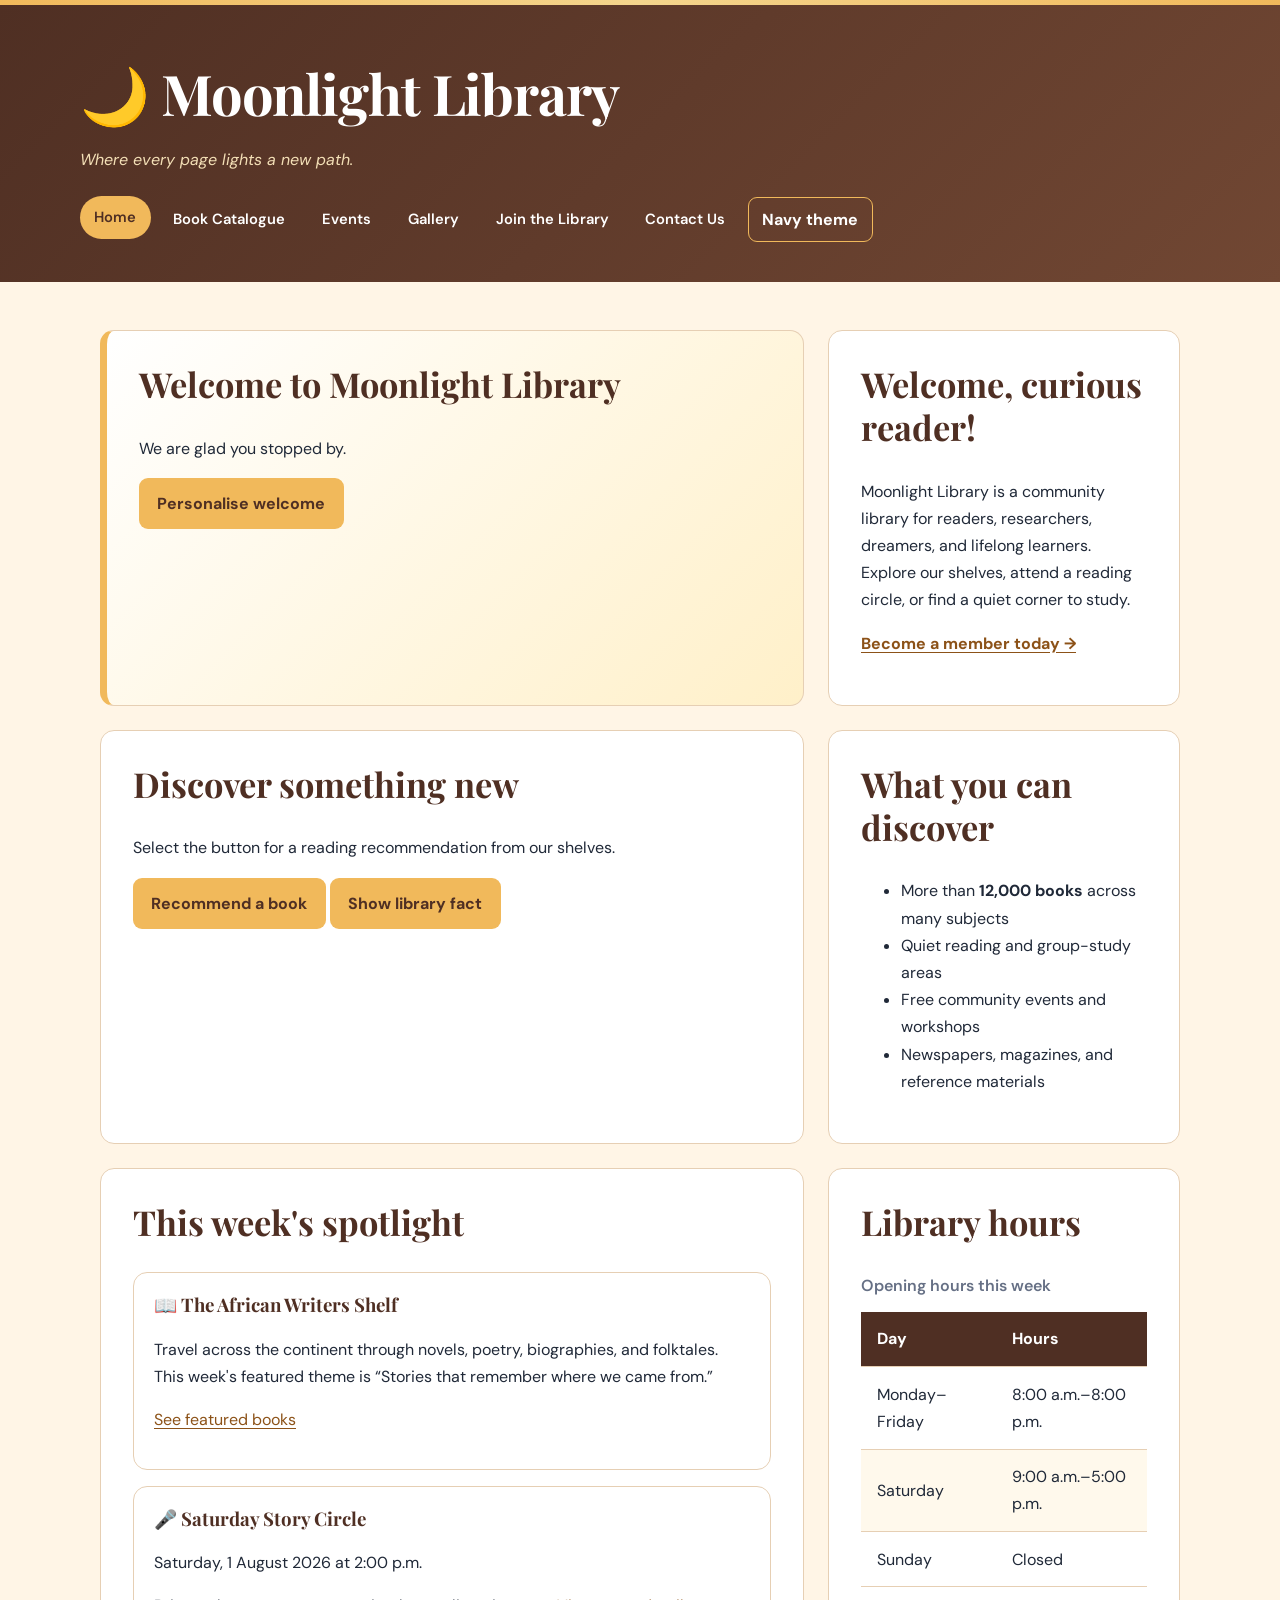
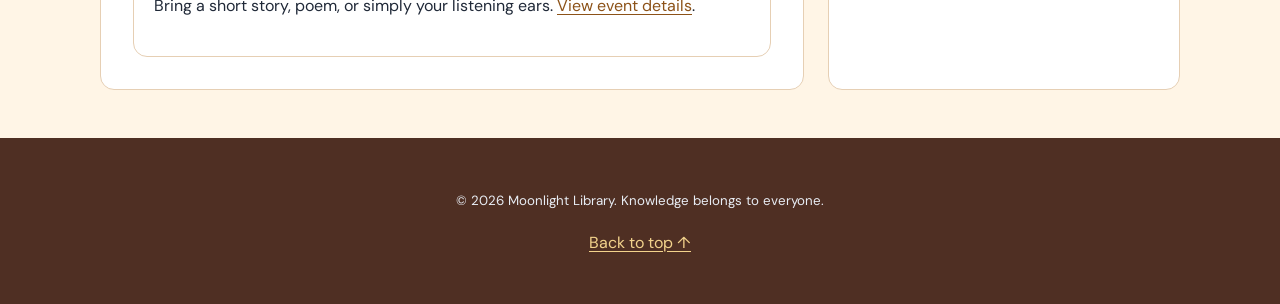
<file: index.html>
<!DOCTYPE html>
<html lang="en">
<head>
  <meta charset="UTF-8">
  <meta name="viewport" content="width=device-width, initial-scale=1.0">
  <meta name="description" content="Moonlight Library: books, study spaces, events, and community learning.">
  <link rel="stylesheet" href="csslab.css">
  <script src="script.js" defer></script>
  <title>Moonlight Library | Home</title>
</head>
<body>
  <header id="top">
    <h1>🌙 Moonlight Library</h1>
    <p><em>Where every page lights a new path.</em></p>
    <nav aria-label="Main navigation">
      <a href="index.html" aria-current="page">Home</a>
      <a href="catalogue.html">Book Catalogue</a>
      <a href="events.html">Events</a>
      <a href="gallery.html">Gallery</a>
      <a href="membership.html">Join the Library</a>
      <a href="contact.html">Contact Us</a>
    </nav>
    <hr>
  </header>

  <main>
    <section class="welcome-panel" aria-live="polite">
      <h2 id="welcome-message">Welcome to Moonlight Library</h2>
      <p id="welcome-note">We are glad you stopped by.</p>
      <button type="button" id="change-name">Personalise welcome</button>
    </section>

    <section>
      <h2>Welcome, curious reader!</h2>
      <p>Moonlight Library is a community library for readers, researchers, dreamers, and lifelong learners. Explore our shelves, attend a reading circle, or find a quiet corner to study.</p>
      <p><a href="membership.html"><strong>Become a member today →</strong></a></p>
    </section>

    <section>
      <h2>Discover something new</h2>
      <p id="book-recommendation">Select the button for a reading recommendation from our shelves.</p>
      <button type="button" id="recommend-book">Recommend a book</button>
      <button type="button" id="toggle-fact" aria-expanded="false" aria-controls="library-fact">Show library fact</button>
      <p id="library-fact" class="is-hidden">Libraries do more than lend books: they provide shared spaces for learning, research, creativity, and community connection.</p>
    </section>

    <section>
      <h2>What you can discover</h2>
      <ul>
        <li>More than <strong>12,000 books</strong> across many subjects</li>
        <li>Quiet reading and group-study areas</li>
        <li>Free community events and workshops</li>
        <li>Newspapers, magazines, and reference materials</li>
      </ul>
    </section>

    <section>
      <h2>This week's spotlight</h2>
      <article>
        <h3>📖 The African Writers Shelf</h3>
        <p>Travel across the continent through novels, poetry, biographies, and folktales. This week's featured theme is <q>Stories that remember where we came from.</q></p>
        <p><a href="catalogue.html#featured">See featured books</a></p>
      </article>
      <article>
        <h3>🎤 Saturday Story Circle</h3>
        <p><time datetime="2026-08-01T14:00">Saturday, 1 August 2026 at 2:00 p.m.</time></p>
        <p>Bring a short story, poem, or simply your listening ears. <a href="events.html">View event details</a>.</p>
      </article>
    </section>

    <aside>
      <h2>Library hours</h2>
      <table>
        <caption>Opening hours this week</caption>
        <thead><tr><th scope="col">Day</th><th scope="col">Hours</th></tr></thead>
        <tbody>
          <tr><td>Monday–Friday</td><td><time datetime="08:00">8:00 a.m.</time>–<time datetime="20:00">8:00 p.m.</time></td></tr>
          <tr><td>Saturday</td><td><time datetime="09:00">9:00 a.m.</time>–<time datetime="17:00">5:00 p.m.</time></td></tr>
          <tr><td>Sunday</td><td>Closed</td></tr>
        </tbody>
      </table>
    </aside>
  </main>

  <footer>
    <hr>
    <p><small>&copy; 2026 Moonlight Library. Knowledge belongs to everyone.</small></p>
    <p><a href="#top">Back to top ↑</a></p>
  </footer>
</body>
</html>
</file>
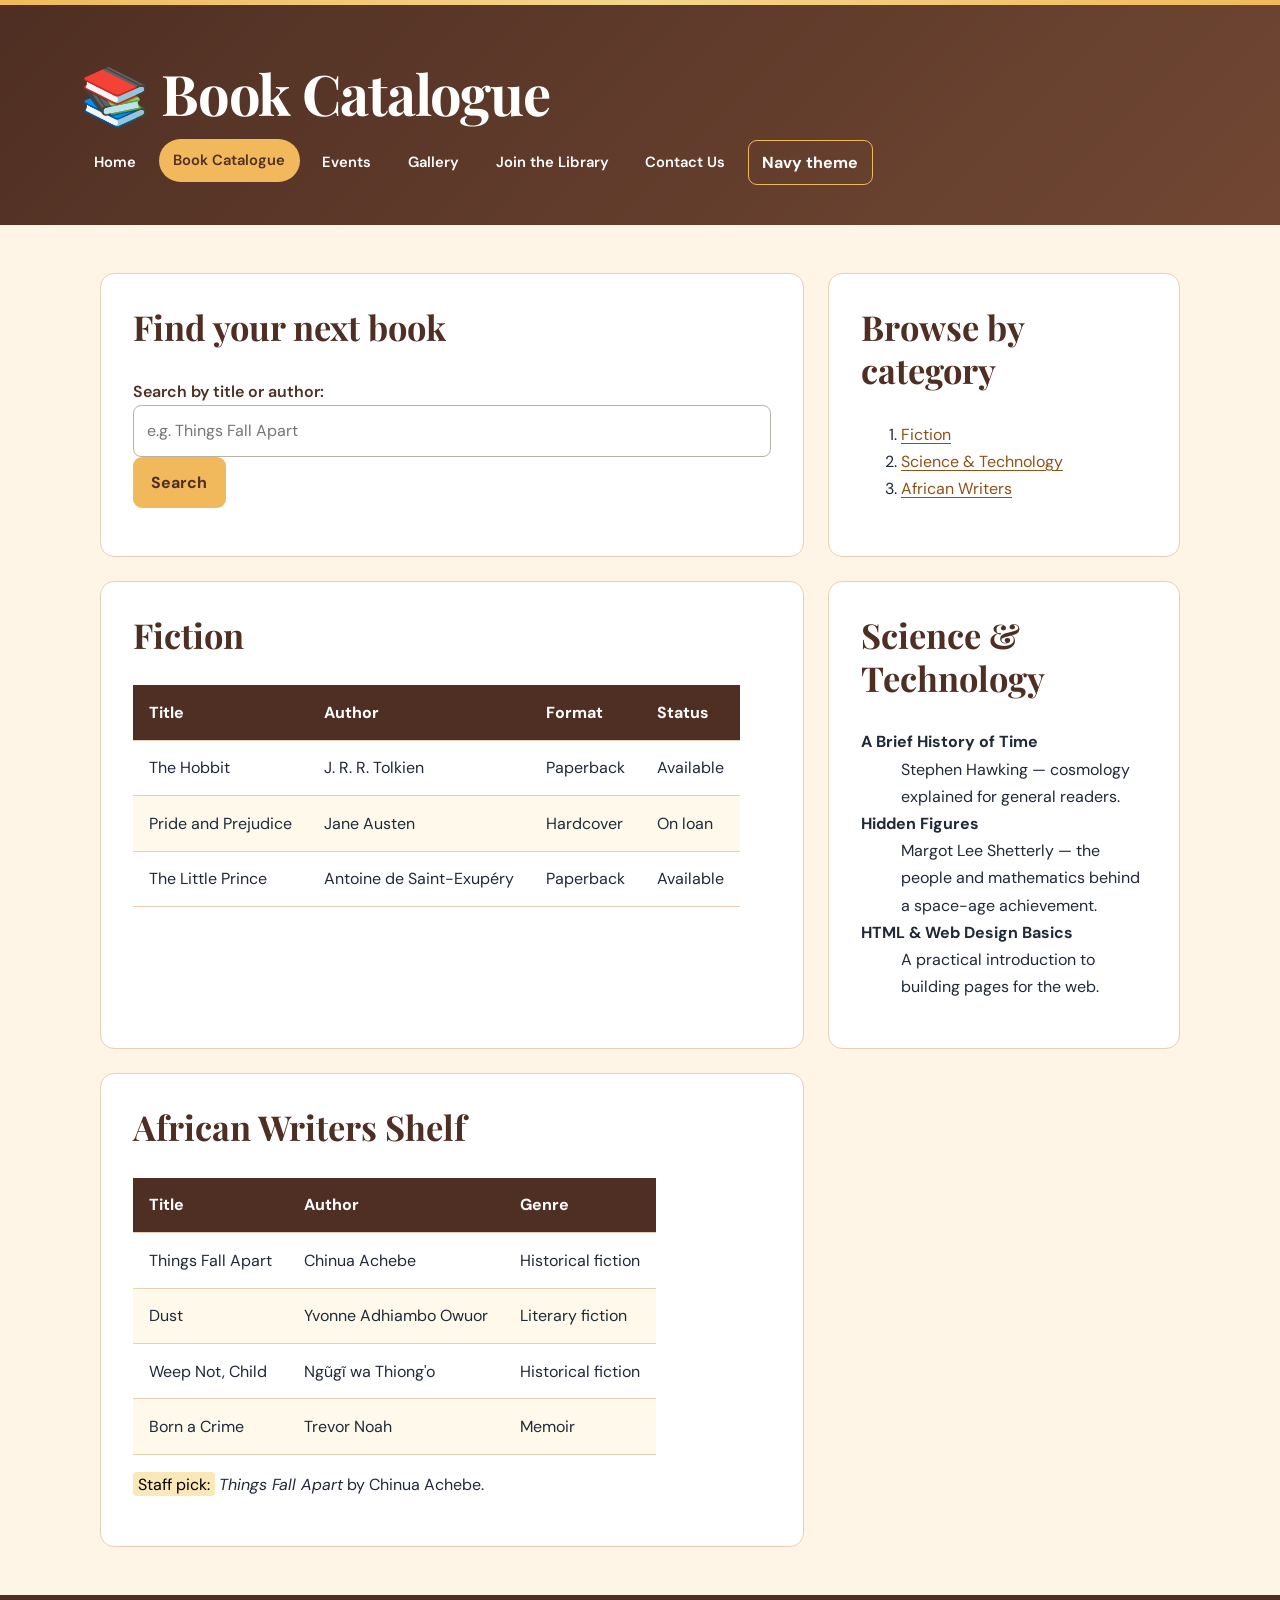
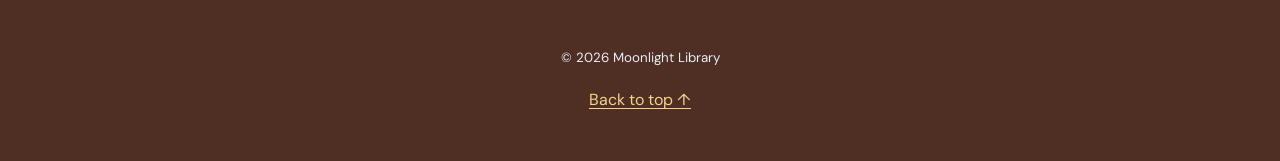
<file: catalogue.html>
<!DOCTYPE html>
<html lang="en">
<head>
  <meta charset="UTF-8">
  <meta name="viewport" content="width=device-width, initial-scale=1.0">
  <meta name="description" content="Browse books available at Moonlight Library.">
  <link rel="stylesheet" href="csslab.css">
  <script src="script.js" defer></script>
  <title>Moonlight Library | Book Catalogue</title>
</head>
<body>
  <header id="top">
    <h1>📚 Book Catalogue</h1>
    <nav aria-label="Main navigation">
      <a href="index.html">Home</a>
      <a href="catalogue.html" aria-current="page">Book Catalogue</a>
      <a href="events.html">Events</a>
      <a href="gallery.html">Gallery</a>
      <a href="membership.html">Join the Library</a>
      <a href="contact.html">Contact Us</a>
    </nav>
    <hr>
  </header>

  <main>
    <section>
      <h2>Find your next book</h2>
      <form action="catalogue.html" method="get">
        <p>
          <label for="search">Search by title or author:</label><br>
          <input type="search" id="search" name="q" placeholder="e.g. Things Fall Apart">
          <button type="submit">Search</button>
        </p>
      </form>
    </section>

    <section>
      <h2>Browse by category</h2>
      <ol>
        <li><a href="#fiction">Fiction</a></li>
        <li><a href="#knowledge">Science &amp; Technology</a></li>
        <li><a href="#featured">African Writers</a></li>
      </ol>
    </section>

    <section id="fiction">
      <h2>Fiction</h2>
      <table>
        <thead><tr><th scope="col">Title</th><th scope="col">Author</th><th scope="col">Format</th><th scope="col">Status</th></tr></thead>
        <tbody>
          <tr><td>The Hobbit</td><td>J. R. R. Tolkien</td><td>Paperback</td><td>Available</td></tr>
          <tr><td>Pride and Prejudice</td><td>Jane Austen</td><td>Hardcover</td><td>On loan</td></tr>
          <tr><td>The Little Prince</td><td>Antoine de Saint-Exupéry</td><td>Paperback</td><td>Available</td></tr>
        </tbody>
      </table>
    </section>

    <section id="knowledge">
      <h2>Science &amp; Technology</h2>
      <dl>
        <dt><strong>A Brief History of Time</strong></dt><dd>Stephen Hawking — cosmology explained for general readers.</dd>
        <dt><strong>Hidden Figures</strong></dt><dd>Margot Lee Shetterly — the people and mathematics behind a space-age achievement.</dd>
        <dt><strong>HTML &amp; Web Design Basics</strong></dt><dd>A practical introduction to building pages for the web.</dd>
      </dl>
    </section>

    <section id="featured">
      <h2>African Writers Shelf</h2>
      <table>
        <thead><tr><th scope="col">Title</th><th scope="col">Author</th><th scope="col">Genre</th></tr></thead>
        <tbody>
          <tr><td>Things Fall Apart</td><td>Chinua Achebe</td><td>Historical fiction</td></tr>
          <tr><td>Dust</td><td>Yvonne Adhiambo Owuor</td><td>Literary fiction</td></tr>
          <tr><td>Weep Not, Child</td><td>Ngũgĩ wa Thiong'o</td><td>Historical fiction</td></tr>
          <tr><td>Born a Crime</td><td>Trevor Noah</td><td>Memoir</td></tr>
        </tbody>
      </table>
      <p><mark>Staff pick:</mark> <cite>Things Fall Apart</cite> by Chinua Achebe.</p>
    </section>
  </main>

  <footer>
    <hr>
    <p><small>&copy; 2026 Moonlight Library</small></p>
    <p><a href="#top">Back to top ↑</a></p>
  </footer>
</body>
</html>
</file>
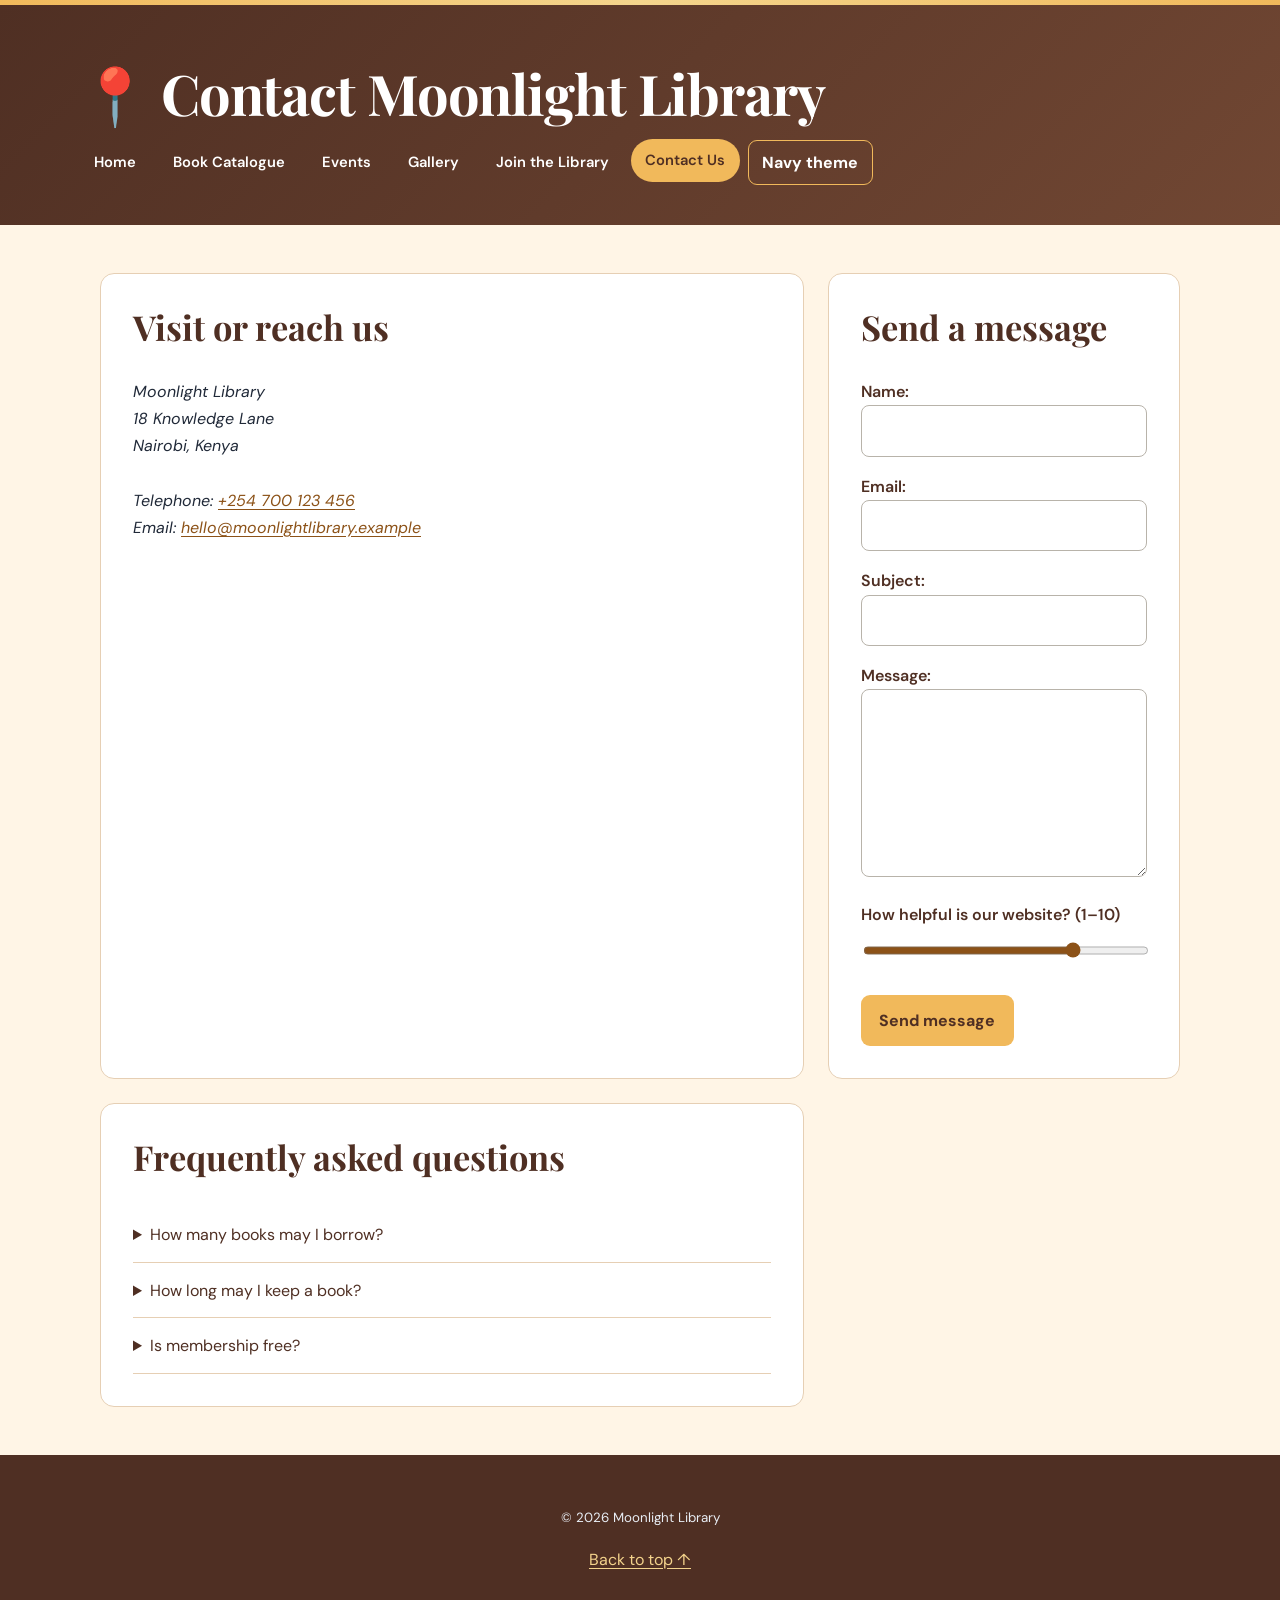
<file: contact.html>
<!DOCTYPE html>
<html lang="en">
<head>
  <meta charset="UTF-8">
  <meta name="viewport" content="width=device-width, initial-scale=1.0">
  <meta name="description" content="Contact and visit Moonlight Library.">
  <link rel="stylesheet" href="csslab.css">
  <script src="script.js" defer></script>
  <title>Moonlight Library | Contact Us</title>
</head>
<body>
  <header id="top">
    <h1>📍 Contact Moonlight Library</h1>
    <nav aria-label="Main navigation">
      <a href="index.html">Home</a>
      <a href="catalogue.html">Book Catalogue</a>
      <a href="events.html">Events</a>
      <a href="gallery.html">Gallery</a>
      <a href="membership.html">Join the Library</a>
      <a href="contact.html" aria-current="page">Contact Us</a>
    </nav>
    <hr>
  </header>

  <main>
    <section>
      <h2>Visit or reach us</h2>
      <address>
        Moonlight Library<br>
        18 Knowledge Lane<br>
        Nairobi, Kenya<br><br>
        Telephone: <a href="tel:+254700123456">+254 700 123 456</a><br>
        Email: <a href="mailto:hello@moonlightlibrary.example">hello@moonlightlibrary.example</a>
      </address>
    </section>

    <section>
      <h2>Send a message</h2>
      <form action="contact.html" method="post">
        <p><label for="contact-name">Name:</label><br><input type="text" id="contact-name" name="name" required></p>
        <p><label for="contact-email">Email:</label><br><input type="email" id="contact-email" name="email" required></p>
        <p><label for="subject">Subject:</label><br><input type="text" id="subject" name="subject" list="subjects"></p>
        <datalist id="subjects"><option value="Book enquiry"><option value="Membership"><option value="Event booking"><option value="Suggestion"></datalist>
        <p><label for="message">Message:</label><br><textarea id="message" name="message" rows="6" cols="45" required></textarea></p>
        <p><label for="satisfaction">How helpful is our website? (1–10)</label><br><input type="range" id="satisfaction" name="rating" min="1" max="10" value="8"></p>
        <button type="submit">Send message</button>
      </form>
    </section>

    <section>
      <h2>Frequently asked questions</h2>
      <details><summary>How many books may I borrow?</summary><p>Members may borrow up to five books at a time.</p></details>
      <details><summary>How long may I keep a book?</summary><p>The standard loan period is 14 days.</p></details>
      <details><summary>Is membership free?</summary><p>Student membership is free. Ask at the desk about other membership categories.</p></details>
    </section>
  </main>

  <footer><hr><p><small>&copy; 2026 Moonlight Library</small></p><p><a href="#top">Back to top ↑</a></p></footer>
</body>
</html>
</file>
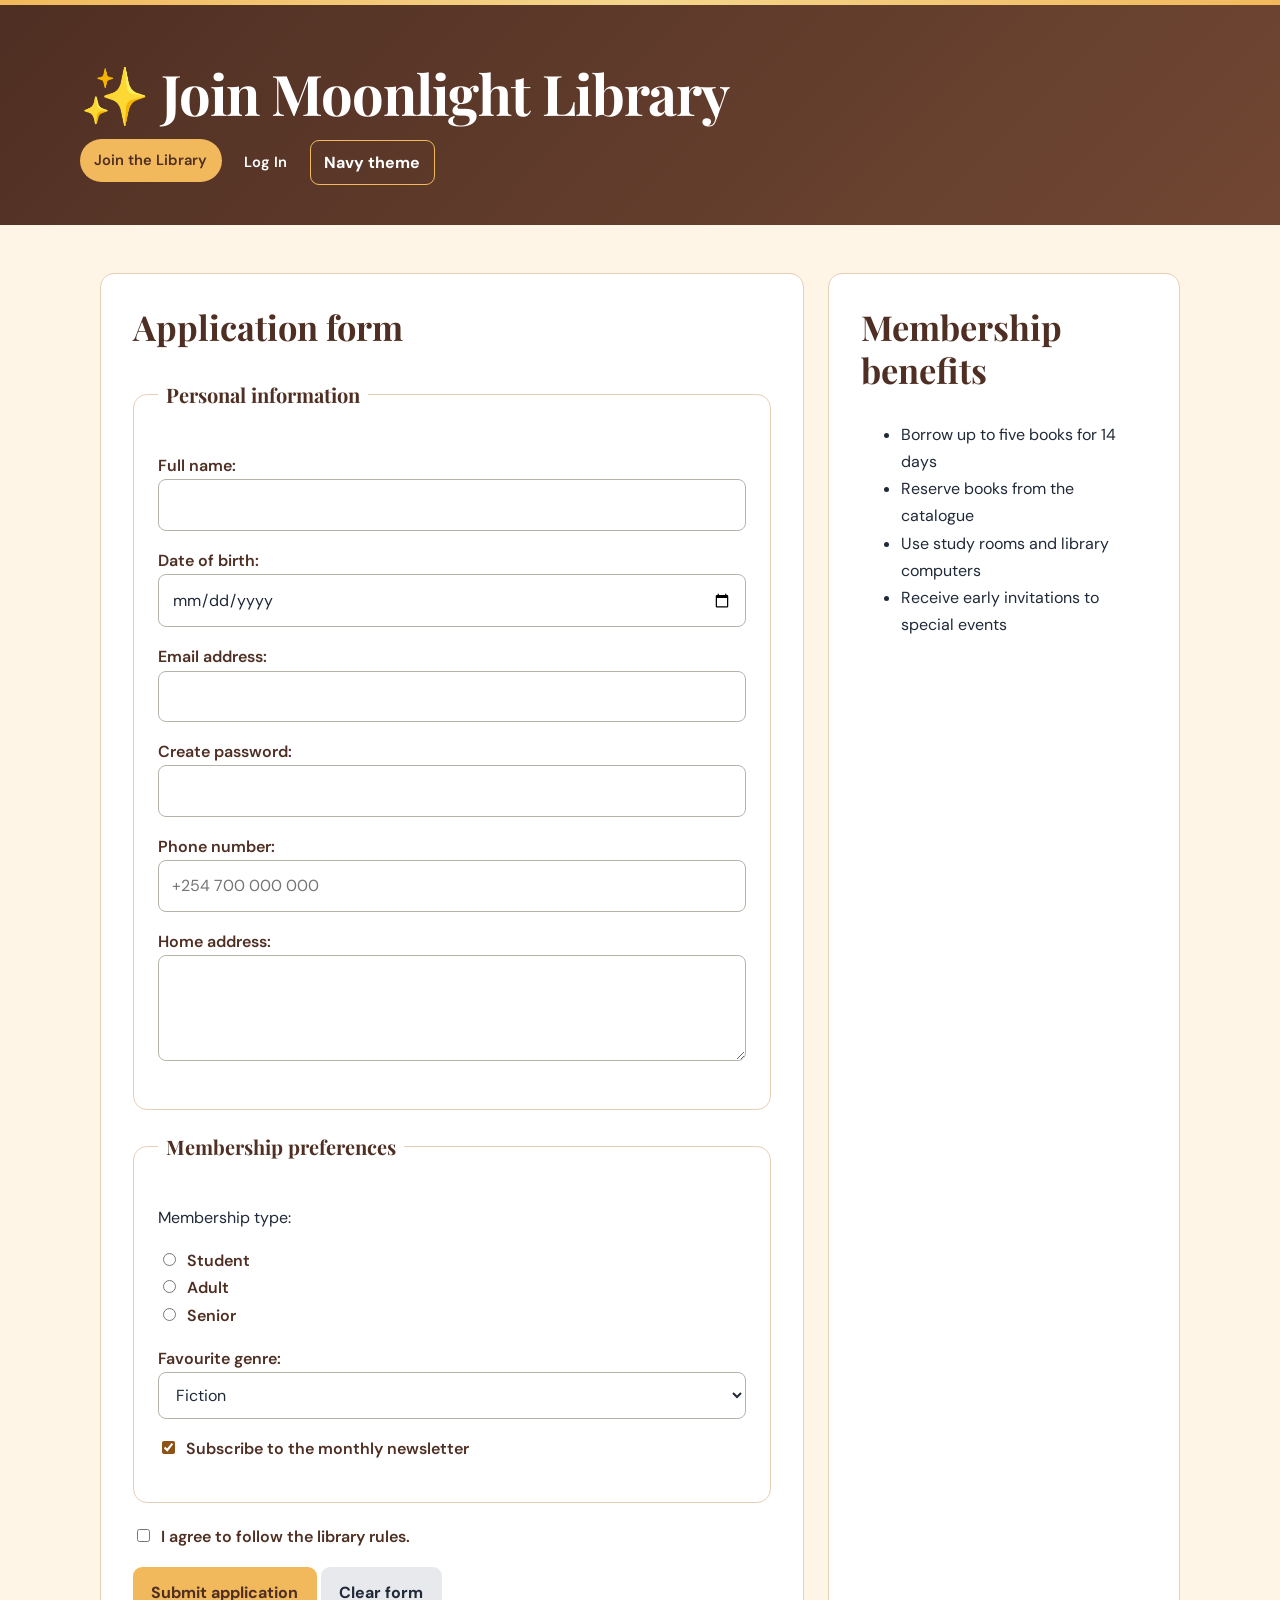
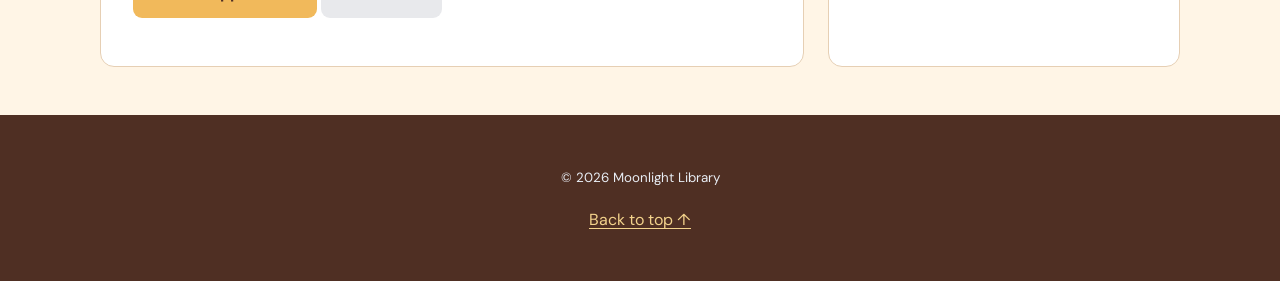
<file: membership.html>
<!DOCTYPE html>
<!-- MEMBER REGISTRATION PAGE: semantic HTML form submitted to PHP using POST. -->
<html lang="en">
<head>
  <meta charset="UTF-8">
  <meta name="viewport" content="width=device-width, initial-scale=1.0">
  <meta name="description" content="Apply for membership at Moonlight Library.">
  <link rel="stylesheet" href="csslab.css">
  <script src="script.js" defer></script>
  <title>Moonlight Library | Membership</title>
</head>
<body>
  <header id="top">
    <h1>✨ Join Moonlight Library</h1>
    <nav aria-label="Main navigation">
      <a href="membership.html" aria-current="page">Join the Library</a>
      <a href="member_login.php">Log In</a>
    </nav>
    <hr>
  </header>

  <main>
    <!-- WEBSITE PURPOSE: explains the benefits offered to registered library members. -->
    <section class="supporting-card">
      <h2>Membership benefits</h2>
      <ul>
        <li>Borrow up to five books for 14 days</li>
        <li>Reserve books from the catalogue</li>
        <li>Use study rooms and library computers</li>
        <li>Receive early invitations to special events</li>
      </ul>
    </section>

    <section>
      <h2>Application form</h2>
      <!-- PHP FORM PROCESSING: POST sends the completed application to process_membership.php. -->
      <form action="process_membership.php" method="post" id="membership-form" novalidate>
        <div class="form-message" aria-live="polite"></div>
        <!-- SEMANTIC HTML: fieldsets group related form controls and legends describe them. -->
        <fieldset>
          <legend>Personal information</legend>
          <p><label for="full-name">Full name:</label><br><input type="text" id="full-name" name="full_name" maxlength="100" required></p>
          <p><label for="birth-date">Date of birth:</label><br><input type="date" id="birth-date" name="birth_date" required></p>
          <p><label for="email">Email address:</label><br><input type="email" id="email" name="email" maxlength="150" autocomplete="email" required></p>
          <p><label for="password">Create password:</label><br><input type="password" id="password" name="password" minlength="8" maxlength="4096" autocomplete="new-password" required></p>
          <p><label for="phone">Phone number:</label><br><input type="tel" id="phone" name="phone" maxlength="30" autocomplete="tel" placeholder="+254 700 000 000"></p>
          <p><label for="address">Home address:</label><br><textarea id="address" name="address" rows="3" cols="35" maxlength="255" autocomplete="street-address" required></textarea></p>
        </fieldset>

        <fieldset>
          <legend>Membership preferences</legend>
          <p>Membership type:</p>
          <p>
            <label><input type="radio" name="type" value="student" required> Student</label><br>
            <label><input type="radio" name="type" value="adult"> Adult</label><br>
            <label><input type="radio" name="type" value="senior"> Senior</label>
          </p>
          <p><label for="genre">Favourite genre:</label><br>
            <select id="genre" name="genre">
              <option>Fiction</option><option>History</option><option>Science &amp; Technology</option><option>Biography</option><option>Poetry</option>
            </select>
          </p>
          <p><label><input type="checkbox" name="newsletter" checked> Subscribe to the monthly newsletter</label></p>
        </fieldset>

        <p><label><input type="checkbox" name="agreement" required> I agree to follow the library rules.</label></p>
        <p><button type="submit">Submit application</button> <button type="reset">Clear form</button></p>
      </form>
    </section>
  </main>

  <footer><hr><p><small>&copy; 2026 Moonlight Library</small></p><p><a href="#top">Back to top ↑</a></p></footer>
</body>
</html>
</file>
<file: csslab.css>
@import url('https://fonts.googleapis.com/css2?family=DM+Sans:wght@400;500;600;700&family=Playfair+Display:wght@600;700&display=swap');

/* DESIGN SYSTEM: reusable colours, spacing, shadows, and radiuses ensure consistency. */
:root {
  --navy: #17233b;
  --navy-light: #243754;
  --gold: #d9a441;
  --gold-dark: #9b6a12;
  --cream: #fffaf0;
  --paper: #ffffff;
  --ink: #202938;
  --muted: #667085;
  --line: #e5dccb;
  --success: #237a57;
  --shadow: 0 12px 30px rgba(23, 35, 59, 0.12);
  --radius: 14px;
}

* {
  box-sizing: border-box;
}

html {
  scroll-behavior: smooth;
}

body {
  margin: 0;
  background: var(--cream);
  color: var(--ink);
  font-family: "DM Sans", Arial, sans-serif;
  font-size: 1rem;
  line-height: 1.7;
}

body::before {
  background: linear-gradient(90deg, var(--gold), #f4d58d, var(--gold));
  content: "";
  display: block;
  height: 5px;
}

a {
  color: var(--gold-dark);
  text-underline-offset: 3px;
}

a:hover {
  color: var(--navy);
}

a:focus-visible,
button:focus-visible,
input:focus-visible,
select:focus-visible,
textarea:focus-visible,
summary:focus-visible {
  outline: 3px solid var(--gold);
  outline-offset: 3px;
}

header {
  background: linear-gradient(135deg, var(--navy), var(--navy-light));
  color: white;
  padding: 2.5rem max(1.25rem, calc((100% - 1120px) / 2));
}

header h1 {
  margin: 0;
  font-family: "Playfair Display", Georgia, serif;
  font-size: clamp(2rem, 5vw, 3.5rem);
  letter-spacing: -0.02em;
}

header > p {
  margin: 0.35rem 0 1.5rem;
  color: #f3dfb6;
}

header hr,
footer hr {
  display: none;
}

/* FLEXBOX EXAMPLE: navigation is a one-dimensional row that can wrap. */
nav {
  display: flex;
  flex-wrap: wrap;
  gap: 0.5rem;
  align-items: center;
}

.nav-toggle {
  display: none;
}

nav a {
  border-radius: 999px;
  color: white;
  font-size: 0.92rem;
  font-weight: 600;
  padding: 0.55rem 0.9rem;
  text-decoration: none;
  transition: background-color 180ms ease, color 180ms ease, transform 180ms ease;
}

nav a:hover,
nav a[aria-current="page"] {
  background: var(--gold);
  color: var(--navy);
  transform: translateY(-2px);
}

.profile-nav-link {
  align-items: center;
  display: inline-flex;
  gap: 0.55rem;
  margin-left: auto;
}

.profile-nav-link img,
.profile-nav-link > span:first-child {
  align-items: center;
  background: var(--gold);
  border: 2px solid white;
  border-radius: 50%;
  color: var(--navy);
  display: inline-flex;
  font-weight: 800;
  height: 42px;
  justify-content: center;
  object-fit: cover;
  width: 42px;
}

.profile-editor {
  align-items: center;
  display: grid;
  gap: 2rem;
  grid-template-columns: 150px minmax(0, 1fr);
  scroll-margin-top: 1rem;
}

.profile-picture-preview img,
.profile-picture-preview span {
  align-items: center;
  background: var(--navy);
  border: 5px solid var(--gold);
  border-radius: 50%;
  color: white;
  display: flex;
  font-size: 3.5rem;
  font-weight: 800;
  height: 140px;
  justify-content: center;
  object-fit: cover;
  width: 140px;
}

/* CSS GRID EXAMPLE: the main content uses a two-column responsive page layout. */
main {
  display: grid;
  gap: 1.5rem;
  grid-template-columns: minmax(0, 2fr) minmax(280px, 1fr);
  margin: 0 auto;
  max-width: 1120px;
  padding: 3rem 1.25rem;
}

.full-width {
  grid-column: 1 / -1;
}

.supporting-card {
  grid-column: 2;
  grid-row: 1;
}

section,
aside,
article {
  background: var(--paper);
  border: 1px solid var(--line);
  border-radius: var(--radius);
}

section,
aside {
  padding: clamp(1.25rem, 4vw, 2rem);
}

article {
  margin-top: 1rem;
  padding: 1.25rem;
  transition: box-shadow 180ms ease, transform 180ms ease;
}

article:hover {
  box-shadow: var(--shadow);
  transform: translateY(-3px);
}

h2,
h3 {
  color: var(--navy);
  font-family: "Playfair Display", Georgia, serif;
  line-height: 1.25;
}

h2 {
  margin-top: 0;
  font-size: clamp(1.55rem, 3vw, 2.15rem);
}

h3 {
  margin-top: 0;
}

mark {
  background: #fbe8b8;
  border-radius: 4px;
  padding: 0.1rem 0.3rem;
}

table {
  border-collapse: collapse;
  display: block;
  overflow-x: auto;
  width: 100%;
}

caption {
  color: var(--muted);
  font-weight: 600;
  margin-bottom: 0.75rem;
  text-align: left;
}

th,
td {
  border-bottom: 1px solid var(--line);
  padding: 0.85rem 1rem;
  text-align: left;
}

th {
  background: var(--navy);
  color: white;
}

tbody tr:nth-child(even) {
  background: #fff9ec;
}

tbody tr:hover {
  background: #f8edcf;
}

form {
  max-width: 760px;
}

.auth-card {
  margin: 0 auto;
  max-width: 520px;
  width: 100%;
}

/* CSS GRID EXAMPLE: event cards automatically adapt to the available width. */
.event-grid {
  display: grid;
  gap: 1.25rem;
  grid-template-columns: repeat(auto-fit, minmax(260px, 1fr));
}

.event-card {
  margin-top: 0;
}

.event-date {
  color: var(--gold-dark);
  font-weight: 700;
}

.event-card dl {
  display: grid;
  gap: 0.25rem 0.75rem;
  grid-template-columns: max-content 1fr;
}

.event-card dt {
  color: var(--navy);
  font-weight: 700;
}

.event-card dd {
  margin: 0;
}

.event-action {
  margin-top: 1rem;
}

.event-action button {
  width: 100%;
}

.admin-event-list li {
  border-bottom: 1px solid var(--line);
  padding: 0.75rem 0;
}

/* FLEXBOX EXAMPLE: align each status selector and update button in one row. */
.inline-status-form {
  align-items: center;
  display: flex;
  gap: 0.5rem;
  min-width: 260px;
}

.inline-status-form select {
  min-width: 135px;
}

.inline-status-form button {
  padding: 0.7rem 0.85rem;
}

.visually-hidden {
  height: 1px;
  margin: -1px;
  overflow: hidden;
  padding: 0;
  position: absolute;
  width: 1px;
  clip: rect(0 0 0 0);
  white-space: nowrap;
}

fieldset {
  border: 1px solid var(--line);
  border-radius: var(--radius);
  margin: 0 0 1.25rem;
  padding: 1.5rem;
}

legend {
  color: var(--navy);
  font-family: "Playfair Display", Georgia, serif;
  font-size: 1.25rem;
  font-weight: 700;
  padding: 0 0.5rem;
}

label {
  color: var(--navy);
  font-weight: 600;
}

input,
select,
textarea {
  background: white;
  border: 1px solid #b8b3aa;
  border-radius: 8px;
  color: var(--ink);
  font: inherit;
  max-width: 100%;
  padding: 0.7rem 0.8rem;
  width: 100%;
}

input[type="radio"],
input[type="checkbox"] {
  accent-color: var(--gold-dark);
  margin-right: 0.45rem;
  width: auto;
}

input[type="range"] {
  accent-color: var(--gold-dark);
}

textarea {
  resize: vertical;
}

button,
.button {
  background: var(--gold);
  border: 0;
  border-radius: 9px;
  color: var(--navy);
  cursor: pointer;
  display: inline-block;
  font: inherit;
  font-weight: 700;
  padding: 0.75rem 1.15rem;
  text-decoration: none;
  transition: background-color 180ms ease, box-shadow 180ms ease, transform 180ms ease;
}

button:hover,
.button:hover {
  background: #eab754;
  box-shadow: 0 6px 14px rgba(155, 106, 18, 0.25);
  color: var(--navy);
  transform: translateY(-2px);
}

button[type="reset"] {
  background: #e8e9ec;
  color: var(--ink);
}

details {
  border-bottom: 1px solid var(--line);
  padding: 0.85rem 0;
}

summary {
  color: var(--navy);
  cursor: pointer;
}

.gallery-intro {
  text-align: center;
}

/* CSS GRID EXAMPLE: gallery cards form a responsive three-column layout. */
.gallery-grid {
  display: grid;
  gap: 1.5rem;
  grid-template-columns: repeat(3, minmax(0, 1fr));
  perspective: 1000px;
}

.flip-card {
  background: transparent;
  border: 0;
  height: 340px;
  padding: 0;
  perspective: 1000px;
}

.flip-card-inner {
  height: 100%;
  position: relative;
  transform-style: preserve-3d;
  transition: transform 700ms ease;
  width: 100%;
}

.flip-card:hover .flip-card-inner,
.flip-card:focus-within .flip-card-inner,
.flip-card.is-flipped .flip-card-inner {
  transform: rotateY(180deg);
}

.welcome-form {
  align-items: end;
  display: grid;
  gap: 0.65rem;
  grid-template-columns: minmax(180px, 1fr) auto auto;
  max-width: 760px;
}

.welcome-form label {
  grid-column: 1 / -1;
}

.secondary-button {
  background: #e8e9ec;
  color: var(--ink);
}

.field-error {
  color: #8b1e1e;
  display: block;
  font-size: 0.9rem;
  font-weight: 600;
  margin-top: 0.35rem;
}

.flip-card-front,
.flip-card-back {
  backface-visibility: hidden;
  border-radius: var(--radius);
  box-shadow: var(--shadow);
  height: 100%;
  overflow: hidden;
  position: absolute;
  width: 100%;
}

.flip-card-front {
  background: white;
}

.flip-card-front img {
  height: 270px;
  object-fit: cover;
  width: 100%;
}

.flip-card-front figcaption {
  color: var(--navy);
  font-family: "Playfair Display", Georgia, serif;
  font-size: 1.1rem;
  font-weight: 700;
  padding: 0.85rem;
  text-align: center;
}

.flip-card-back {
  align-items: center;
  background: linear-gradient(135deg, var(--navy), var(--navy-light));
  color: white;
  display: flex;
  flex-direction: column;
  justify-content: center;
  padding: 2rem;
  text-align: center;
  transform: rotateY(180deg);
}

.flip-card-back h2 {
  color: var(--gold);
}

footer {
  background: var(--navy);
  color: #e8edf4;
  padding: 2rem 1.25rem;
  text-align: center;
}

footer a {
  color: #f3d38c;
}

/* RESPONSIVE DESIGN: collapse larger layouts for tablets and phones. */
@media (max-width: 800px) {
  main {
    grid-template-columns: 1fr;
  }

  .supporting-card {
    grid-column: auto;
    grid-row: auto;
  }

  .gallery-grid {
    grid-template-columns: repeat(2, minmax(0, 1fr));
  }
}

@media (max-width: 560px) {
  header {
    padding-top: 1.75rem;
  }

  .nav-enhanced .nav-toggle {
    align-items: center;
    background: transparent;
    border: 1px solid var(--gold);
    color: white;
    display: inline-flex;
    gap: 0.55rem;
    margin-top: 0.25rem;
  }

  .nav-enhanced .nav-toggle:hover {
    color: var(--navy);
  }

  .nav-enhanced nav {
    display: none;
    margin-top: 0.75rem;
  }

  .nav-enhanced.nav-open nav {
    display: flex;
  }

  nav {
    align-items: stretch;
    flex-direction: column;
  }

  nav a {
    text-align: center;
  }

  .profile-nav-link {
    justify-content: center;
    margin-left: 0;
  }

  .profile-editor {
    grid-template-columns: 1fr;
  }

  main {
    padding: 1.5rem 0.8rem;
  }

  section,
  aside {
    padding: 1.15rem;
  }

  .gallery-grid {
    grid-template-columns: 1fr;
  }

  .welcome-form {
    align-items: stretch;
    grid-template-columns: 1fr;
  }

  .welcome-form label {
    grid-column: auto;
  }
}

@media (prefers-reduced-motion: reduce) {
  *,
  *::before,
  *::after {
    scroll-behavior: auto;
    transition-duration: 0.01ms !important;
  }
}

/* JAVASCRIPT-ENHANCED STATES: classes toggled by script.js. */
.theme-button {
  background: transparent;
  border: 1px solid var(--gold);
  color: white;
  padding: 0.5rem 0.85rem;
}

.theme-button:hover {
  color: var(--navy);
}

.warm-theme {
  --navy: #4f2f23;
  --navy-light: #714733;
  --gold: #f1b95b;
  --gold-dark: #8c5218;
  --cream: #fff5e6;
  --line: #e6cfb4;
}

.welcome-panel {
  background: linear-gradient(135deg, #fff, #fff0c9);
  border-left: 7px solid var(--gold);
}

.is-hidden {
  display: none;
}

.content-highlight {
  color: var(--success);
  font-weight: 700;
}

.form-message {
  border-radius: 8px;
  margin-bottom: 1rem;
  padding: 0;
}

.error-message,
.success-message {
  border: 1px solid;
  padding: 0.75rem 1rem;
}

.error-message {
  background: #fff0f0;
  border-color: #c63838;
  color: #8b1e1e;
}

.success-message {
  background: #eaf8f1;
  border-color: var(--success);
  color: #185e42;
}

.input-error {
  border-color: #c63838;
  box-shadow: 0 0 0 3px rgba(198, 56, 56, 0.15);
}

.selected-card .flip-card-front,
.selected-card .flip-card-back {
  box-shadow: 0 0 0 5px var(--gold), var(--shadow);
}

.status-message {
  margin: 1rem auto 0;
  max-width: 650px;
}

.submission-summary {
  display: grid;
  gap: 0.65rem 1.25rem;
  grid-template-columns: max-content 1fr;
  max-width: 700px;
}

.submission-summary dt {
  color: var(--navy);
  font-weight: 700;
}

.submission-summary dd {
  margin: 0;
}

.table-wrapper {
  overflow-x: auto;
}

/* BOOK STATUS DESIGN: shared badge shape plus a distinct colour for each state. */
.status-badge {
  border-radius: 999px;
  display: inline-block;
  font-size: 0.82rem;
  font-weight: 700;
  padding: 0.2rem 0.65rem;
  white-space: nowrap;
}

.status-badge.available {
  background: #dff5e9;
  color: #176244;
}

.status-badge.on-loan {
  background: #fff0d6;
  color: #7a4a00;
}

.status-badge.loaned {
  background: #fff0d6;
  color: #7a4a00;
}

.status-badge.coming-soon {
  background: #e8efff;
  color: #244a91;
}

.status-badge.unavailable {
  background: #f2f2f2;
  color: #5b5b5b;
}

tr[hidden] {
  display: none;
}
</file>
